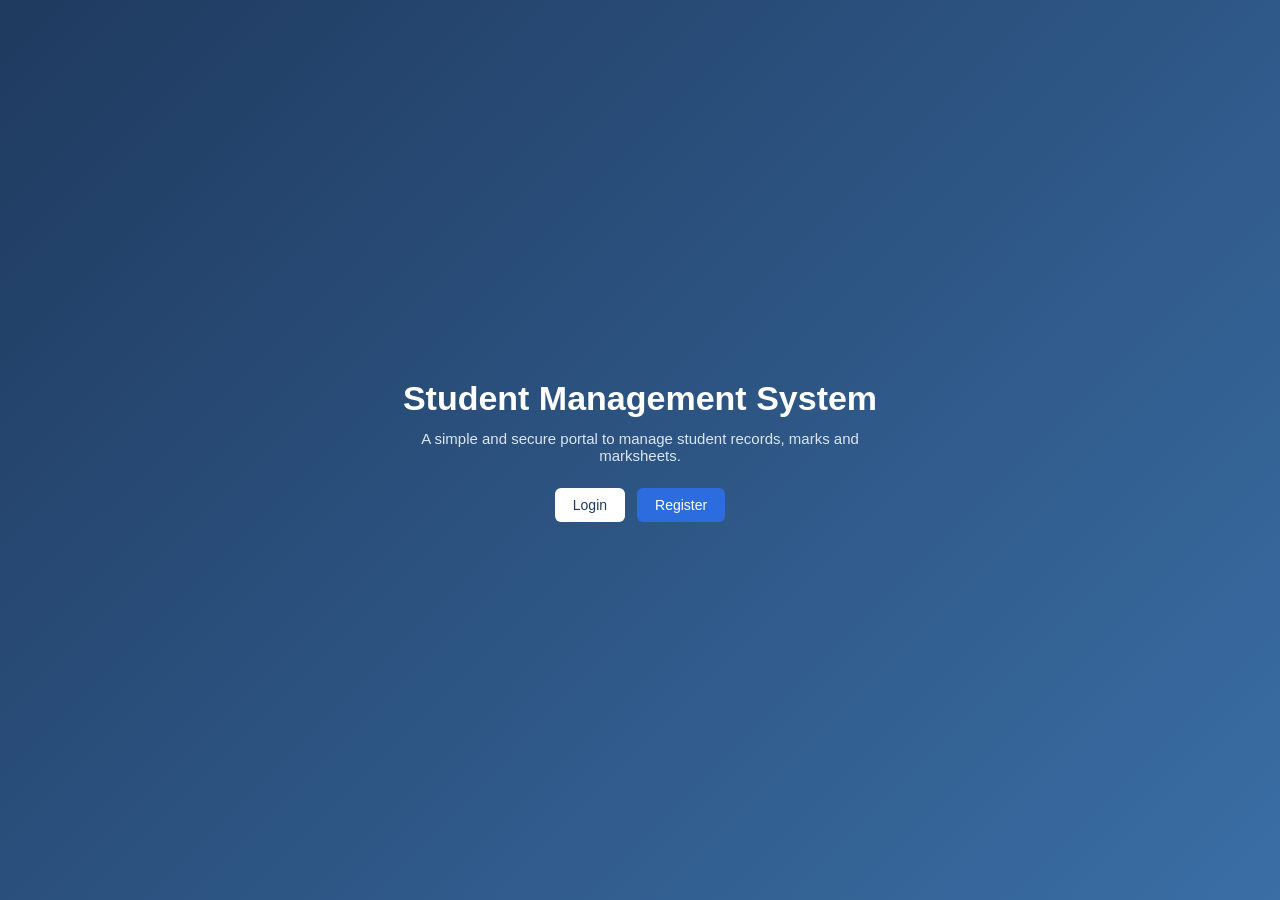
<file: index.html>
<!DOCTYPE html>
<html lang="en"><head><meta charset="UTF-8"><meta name="viewport" content="width=device-width,initial-scale=1">
<title>Home | Student Management System</title><link rel="stylesheet" href="../css/style.css"></head>
<body class="hero"><div class="auth-wrap"><div class="box">
<h1>Student Management System</h1><p>A simple and secure portal to manage student records, marks and marksheets.</p>
<a class="btn light" href="login.html">Login</a><a class="btn" href="register.html">Register</a></div></div></body></html>
</file>
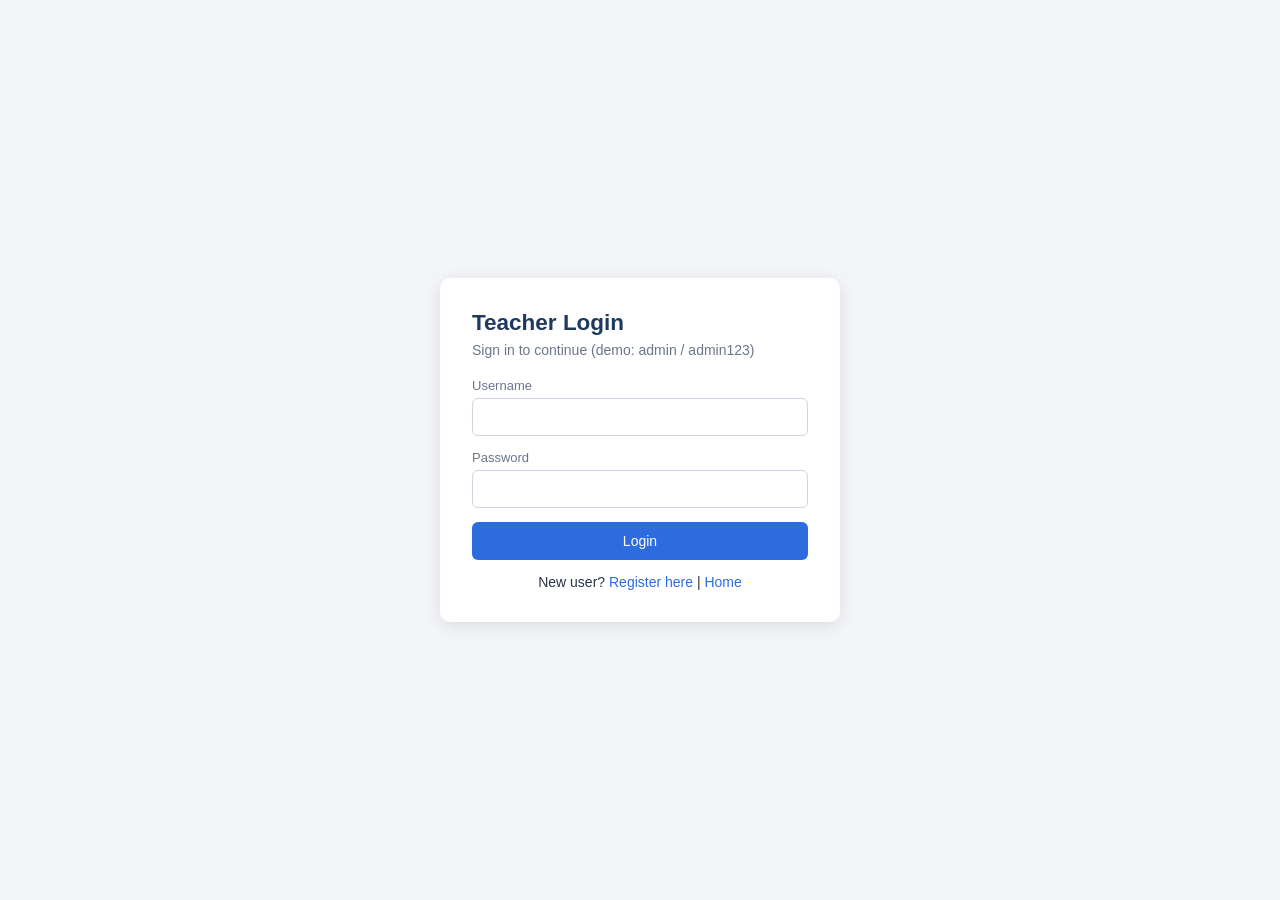
<file: add-student.html>
<!DOCTYPE html>
<html lang="en"><head><meta charset="UTF-8"><meta name="viewport" content="width=device-width,initial-scale=1">
<title>Students | Student Management System</title><link rel="stylesheet" href="../css/style.css"></head>
<body><main class="main"><div class="topbar"><h1>Students</h1><span class="user"></span></div>
<div class="panel"><h3>Add New Student</h3><div id="msg" class="msg"></div>
<form id="studentForm"><div class="row">
<div><label>Roll No</label><input id="id" required></div><div><label>Full Name</label><input id="name" required></div>
<div><label>Class</label><input id="cls" placeholder="e.g. 10-A" required></div>
<div><label>Gender</label><select id="gender"><option>Male</option><option>Female</option><option>Other</option></select></div>
<div><label>Email</label><input id="email" type="email" required></div><div><label>Phone</label><input id="phone" pattern="[0-9]{10}" title="10 digit number" required></div></div>
<button class="btn">Add Student</button></form></div>
<div class="panel"><h3>Student List</h3><div class="toolbar"><input id="search" placeholder="Search by name, roll no, class"></div>
<table><thead><tr><th>Roll No</th><th>Name</th><th>Class</th><th>Gender</th><th>Phone</th><th>Actions</th></tr></thead><tbody id="tbody"></tbody></table></div></main>
<div class="modal" id="profileModal"><div class="box" id="profileBody"></div></div>
<script src="../js/auth.js"></script><script src="../js/student-profile.js"></script><script src="../js/students.js"></script></body></html>
</file>
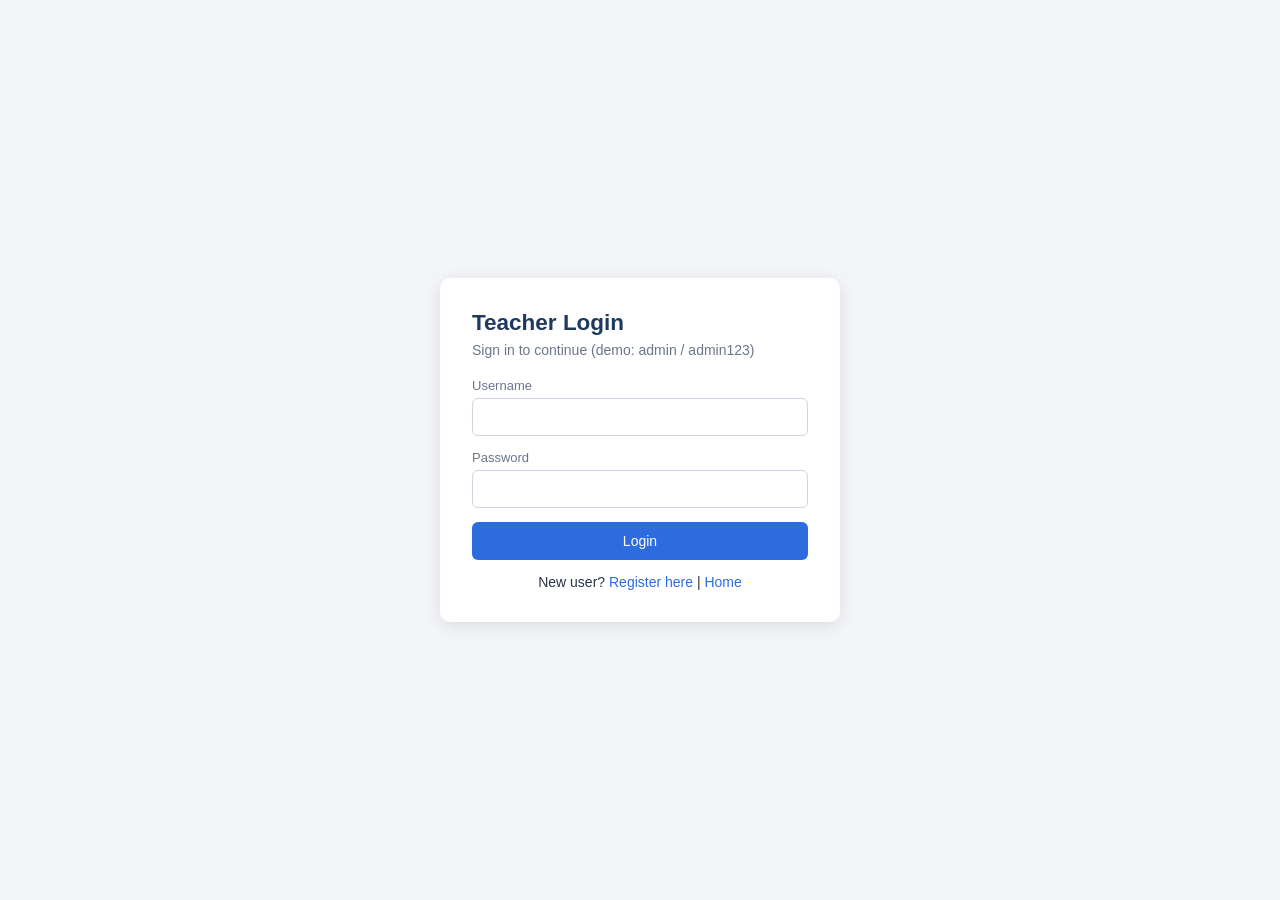
<file: dashboard.html>
<!DOCTYPE html>
<html lang="en"><head><meta charset="UTF-8"><meta name="viewport" content="width=device-width,initial-scale=1">
<title>Dashboard | Student Management System</title><link rel="stylesheet" href="../css/style.css"></head>
<body><main class="main"><div class="topbar"><h1>Dashboard</h1><span class="user"></span></div>
<div class="cards" id="stats"></div>
<div class="grid2"><div class="panel"><h3>Average Marks by Subject</h3><div id="chart"></div></div>
<div class="panel"><h3>Top Performers</h3><table><thead><tr><th>Name</th><th>Class</th><th>%</th><th>Grade</th></tr></thead><tbody id="top"></tbody></table></div></div>
<div class="panel"><h3>Recent Admissions</h3><table><thead><tr><th>Roll No</th><th>Name</th><th>Class</th></tr></thead><tbody id="recent"></tbody></table></div></main>
<script src="../js/auth.js"></script><script src="../js/dashboard.js"></script><script src="../js/teacher-dashboard.js"></script></body></html>
</file>
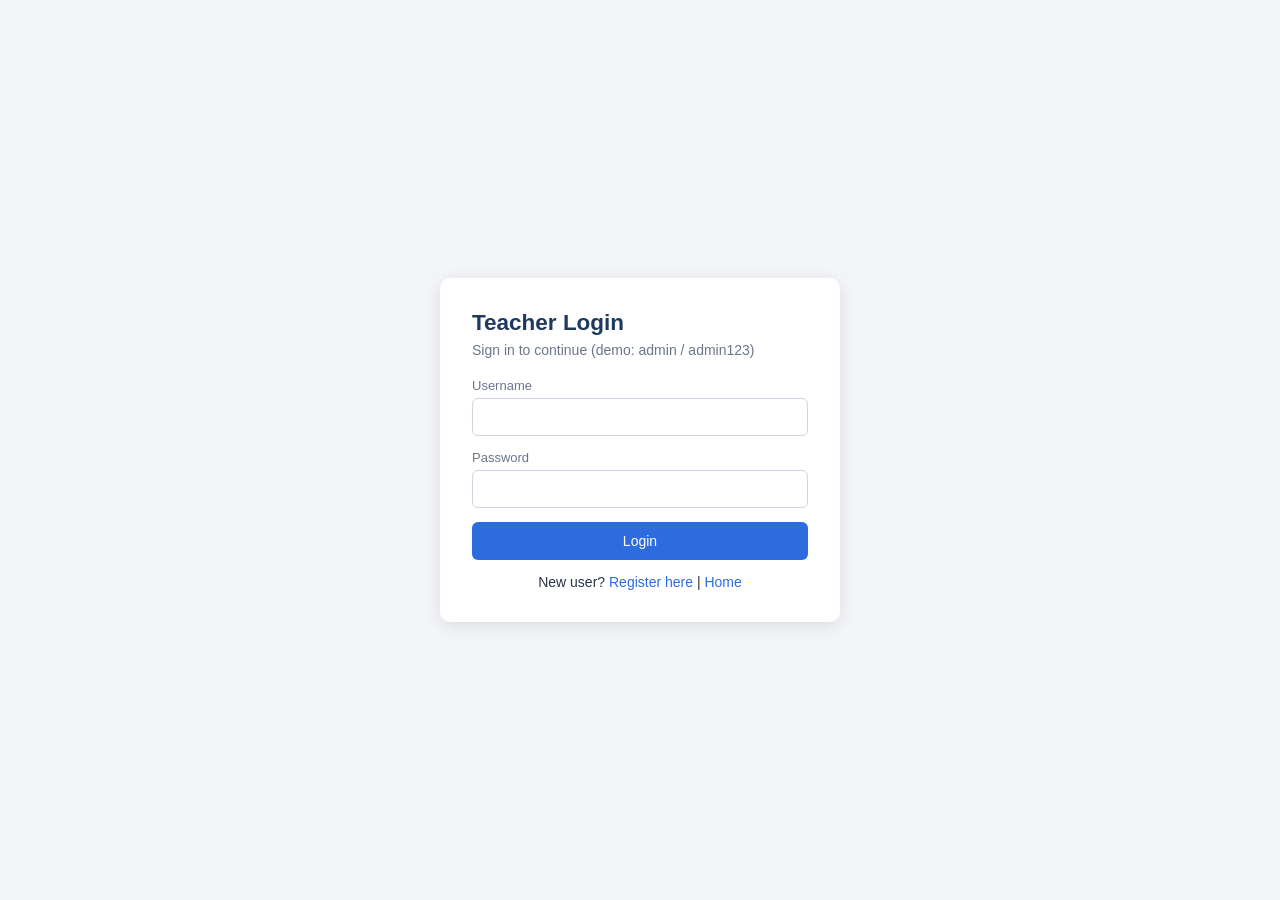
<file: edit-student.html>
<!DOCTYPE html>
<html lang="en"><head><meta charset="UTF-8"><meta name="viewport" content="width=device-width,initial-scale=1">
<title>Edit Student | Student Management System</title><link rel="stylesheet" href="../css/style.css"></head>
<body><main class="main"><div class="topbar"><h1>Edit Student</h1><span class="user"></span></div>
<div class="panel"><div id="msg" class="msg"></div>
<form id="editForm"><div class="row">
<div><label>Roll No</label><input id="id" readonly></div><div><label>Full Name</label><input id="name" required></div>
<div><label>Class</label><input id="cls" required></div>
<div><label>Gender</label><select id="gender"><option>Male</option><option>Female</option><option>Other</option></select></div>
<div><label>Email</label><input id="email" type="email" required></div><div><label>Phone</label><input id="phone" pattern="[0-9]{10}" required></div></div>
<button class="btn">Update</button> <a class="btn gray" href="add-student.html">Cancel</a></form></div></main>
<script src="../js/auth.js"></script><script src="../js/edit-student.js"></script></body></html>
</file>
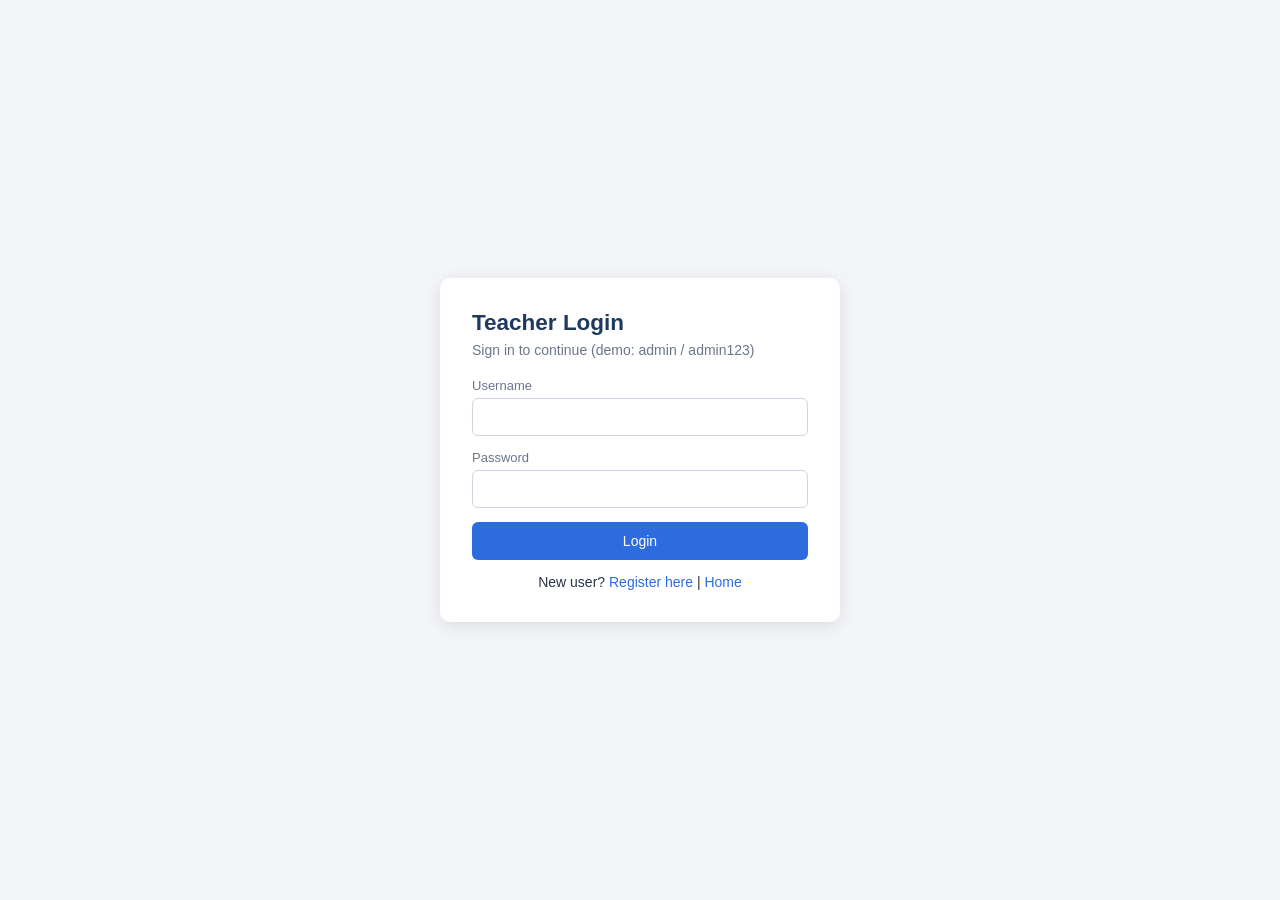
<file: login.html>
<!DOCTYPE html>
<html lang="en"><head><meta charset="UTF-8"><meta name="viewport" content="width=device-width,initial-scale=1">
<title>Login | Student Management System</title><link rel="stylesheet" href="../css/style.css"></head>
<body><div class="auth-wrap"><div class="auth-box"><h2>Teacher Login</h2><p class="sub">Sign in to continue (demo: admin / admin123)</p>
<div id="msg" class="msg"></div>
<form id="loginForm"><div class="field"><label>Username</label><input id="username" required></div>
<div class="field"><label>Password</label><input id="password" type="password" required></div>
<button class="btn">Login</button></form>
<p class="alt">New user? <a href="register.html">Register here</a> | <a href="index.html">Home</a></p></div></div>
<script src="../js/auth.js"></script><script src="../js/login.js"></script></body></html>
</file>
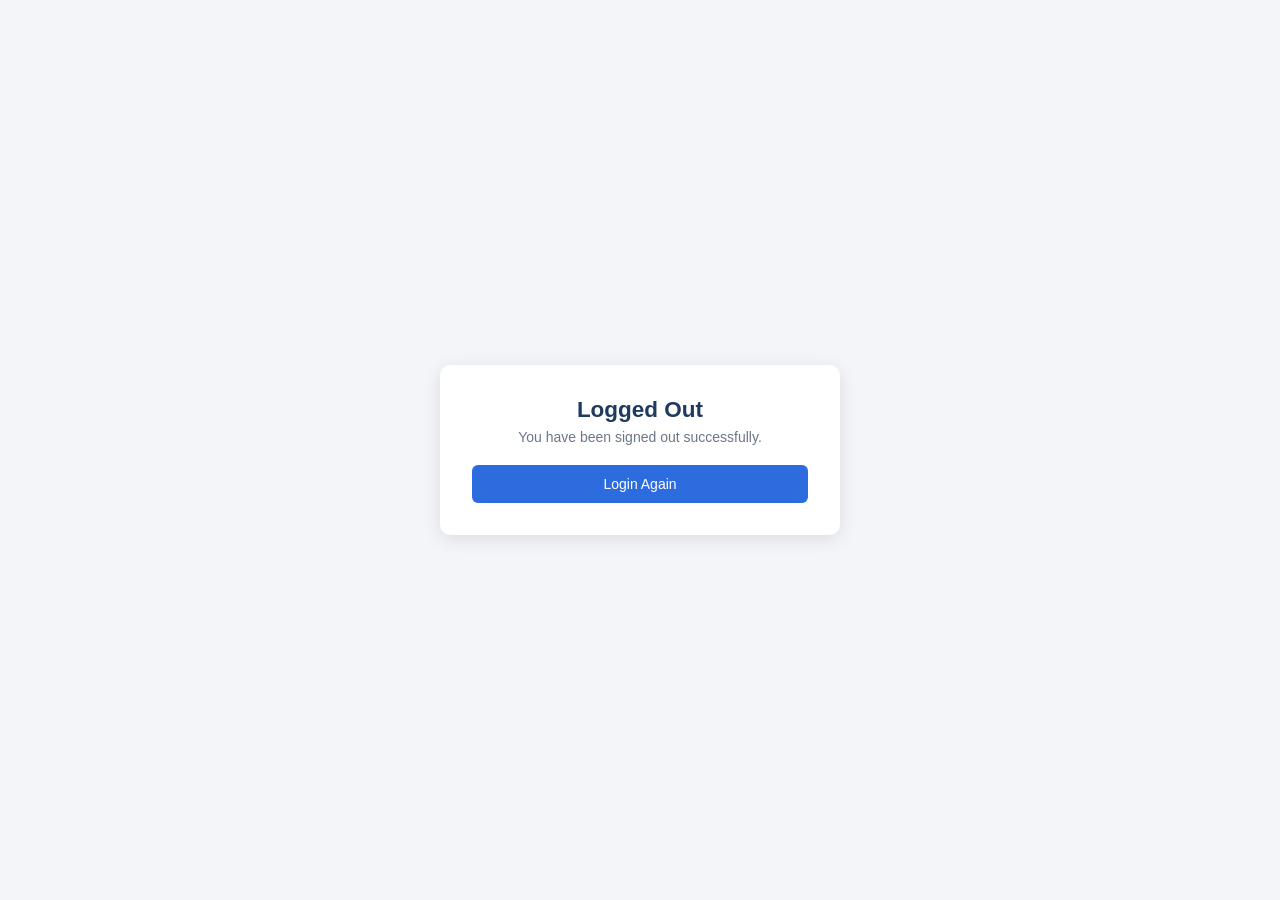
<file: logout.html>
<!DOCTYPE html>
<html lang="en"><head><meta charset="UTF-8"><meta name="viewport" content="width=device-width,initial-scale=1">
<title>Logout | Student Management System</title><link rel="stylesheet" href="../css/style.css"></head>
<body><div class="auth-wrap"><div class="auth-box" style="text-align:center"><h2>Logged Out</h2>
<p class="sub">You have been signed out successfully.</p><a class="btn" href="login.html">Login Again</a></div></div>
<script>localStorage.removeItem('smd_session')</script></body></html>
</file>
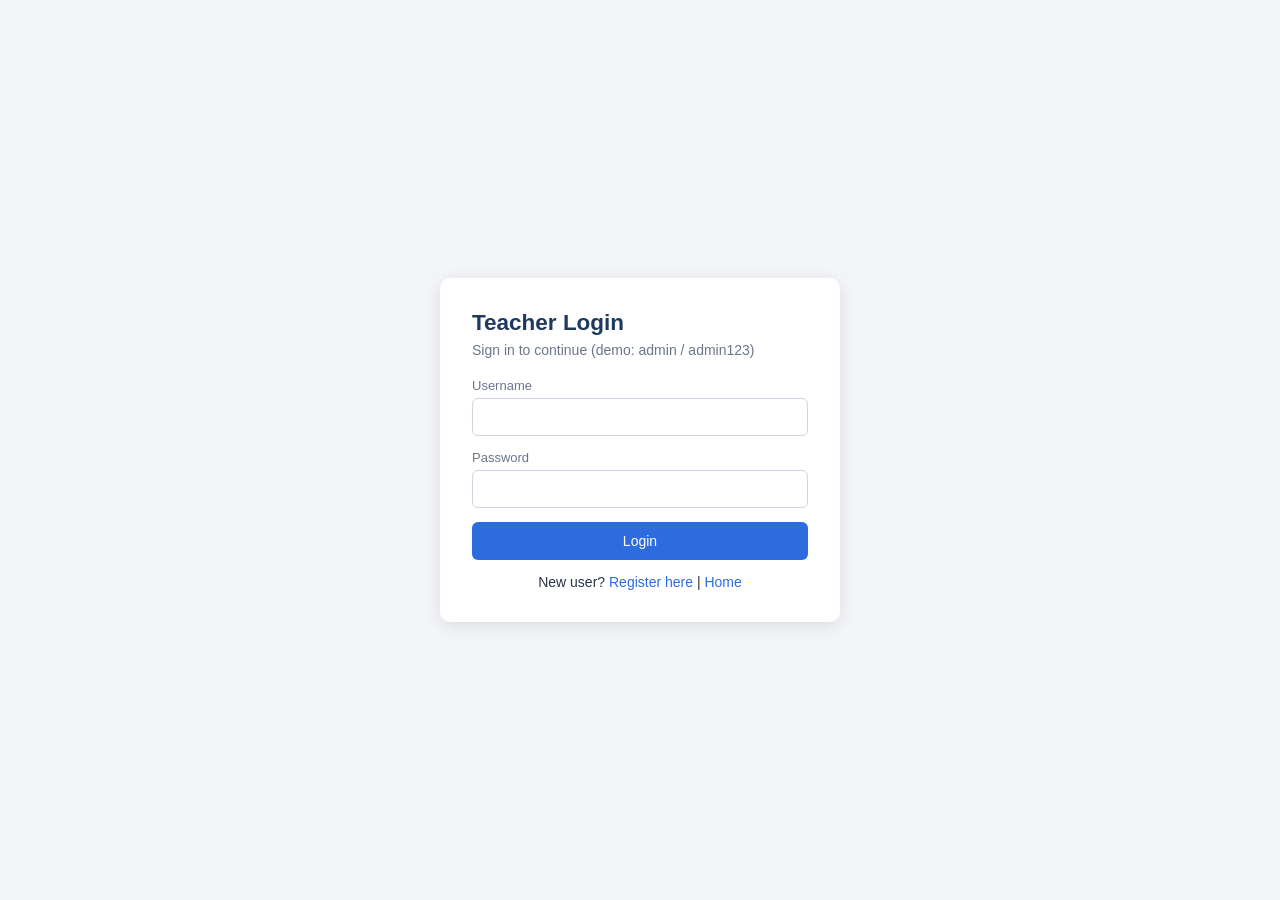
<file: marks.html>
<!DOCTYPE html>
<html lang="en"><head><meta charset="UTF-8"><meta name="viewport" content="width=device-width,initial-scale=1">
<title>Enter Marks | Student Management System</title><link rel="stylesheet" href="../css/style.css"></head>
<body><main class="main"><div class="topbar"><h1>Enter Marks</h1><span class="user"></span></div>
<div class="panel"><div id="msg" class="msg"></div>
<form id="marksForm"><div class="row"><div><label>Student</label><select id="student"></select></div></div>
<div class="row" id="fields"></div><button class="btn">Save Marks</button></form></div>
<div class="panel"><h3>Marks Records</h3><div style="overflow-x:auto"><table><thead><tr><th>Roll</th><th>Name</th><th>Eng</th><th>Math</th><th>Sci</th><th>Social</th><th>Comp</th><th>Total</th><th>%</th></tr></thead><tbody id="tbody"></tbody></table></div></div></main>
<script src="../js/auth.js"></script><script src="../js/marks.js"></script></body></html>
</file>
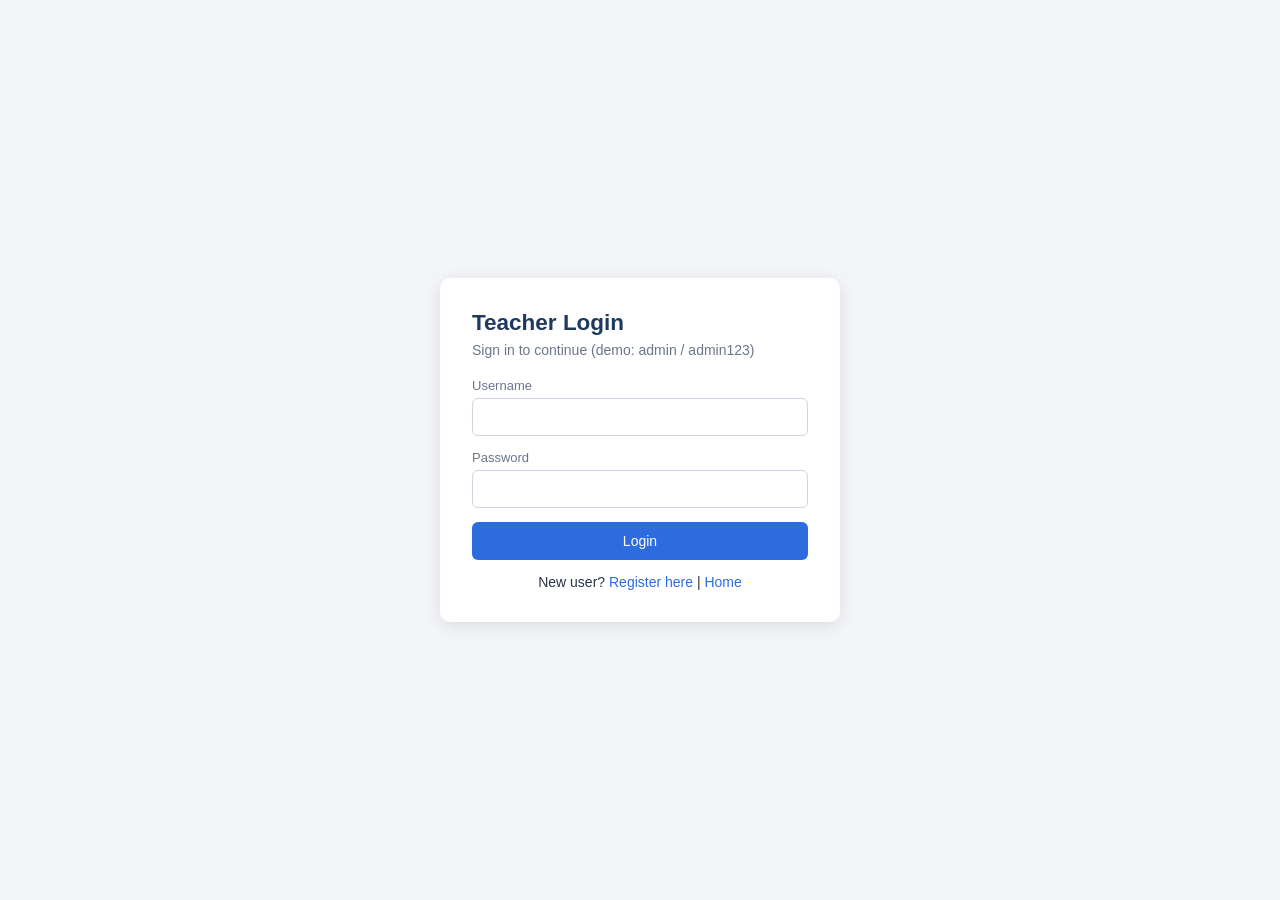
<file: marksheet.html>
<!DOCTYPE html>
<html lang="en"><head><meta charset="UTF-8"><meta name="viewport" content="width=device-width,initial-scale=1">
<title>Marksheet | Student Management System</title><link rel="stylesheet" href="../css/style.css"></head>
<body><main class="main"><div class="topbar"><h1>Marksheet</h1><span class="user"></span></div>
<div class="panel no-print"><label>Select Student</label><select id="student" style="max-width:360px"></select></div>
<div id="sheet"></div></main>
<script src="../js/auth.js"></script><script src="../js/marksheet.js"></script></body></html>
</file>
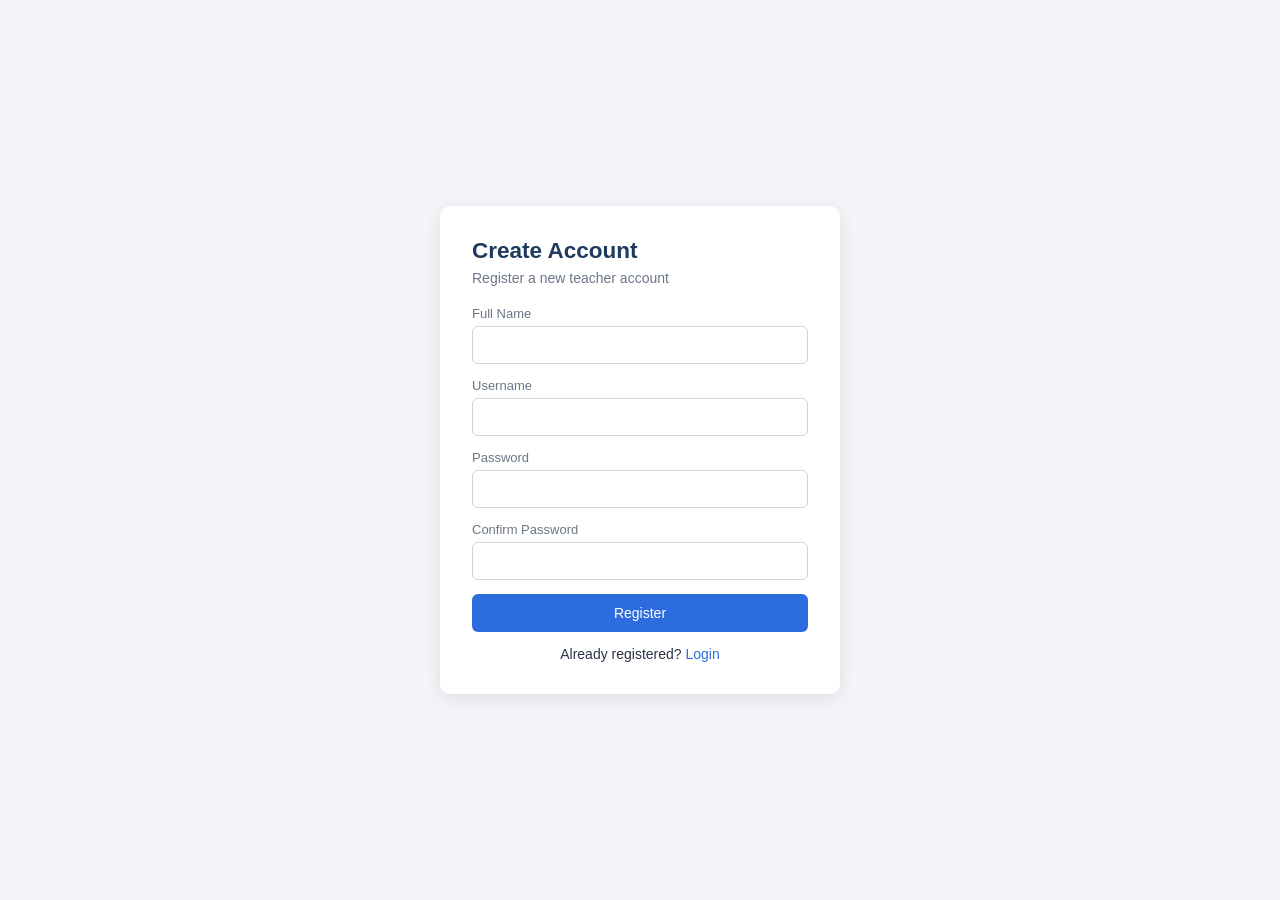
<file: register.html>
<!DOCTYPE html>
<html lang="en"><head><meta charset="UTF-8"><meta name="viewport" content="width=device-width,initial-scale=1">
<title>Register | Student Management System</title><link rel="stylesheet" href="../css/style.css"></head>
<body><div class="auth-wrap"><div class="auth-box"><h2>Create Account</h2><p class="sub">Register a new teacher account</p>
<div id="msg" class="msg"></div>
<form id="regForm"><div class="field"><label>Full Name</label><input id="name" required></div>
<div class="field"><label>Username</label><input id="username" required></div>
<div class="field"><label>Password</label><input id="password" type="password" required></div>
<div class="field"><label>Confirm Password</label><input id="confirm" type="password" required></div>
<button class="btn">Register</button></form>
<p class="alt">Already registered? <a href="login.html">Login</a></p></div></div>
<script src="../js/auth.js"></script><script src="../js/register.js"></script></body></html>
</file>
<file: css/style.css>
:root{--navy:#1f3a5f;--blue:#2d6cdf;--bg:#f3f5f9;--card:#fff;--text:#2b3445;--muted:#6b7688;--line:#e1e6ee;--green:#1e8e5a;--red:#c0392b}
*{box-sizing:border-box;margin:0;padding:0}
body{font-family:"Segoe UI",Arial,sans-serif;background:var(--bg);color:var(--text);font-size:15px}
a{text-decoration:none;color:var(--blue)}
.sidebar{position:fixed;top:0;left:0;bottom:0;width:220px;background:var(--navy);color:#fff;padding:24px 0}
.sidebar h2{padding:0 24px 20px;font-size:20px;letter-spacing:1px;border-bottom:1px solid rgba(255,255,255,.15)}
.sidebar nav a{display:block;padding:12px 24px;color:#cfd9e8;border-left:3px solid transparent}
.sidebar nav a:hover,.sidebar nav a.active{background:rgba(255,255,255,.08);color:#fff;border-left-color:#7fb0ff}
.main{margin-left:220px;padding:24px 32px}
.topbar{display:flex;justify-content:space-between;align-items:center;margin-bottom:24px}
.topbar h1{font-size:22px;color:var(--navy)} .topbar .user{color:var(--muted)}
.cards{display:grid;grid-template-columns:repeat(auto-fit,minmax(200px,1fr));gap:16px;margin-bottom:24px}
.stat{background:var(--card);border-radius:8px;padding:18px;border-left:4px solid var(--blue);box-shadow:0 1px 3px rgba(0,0,0,.06)}
.stat span{color:var(--muted);font-size:13px}.stat b{display:block;font-size:28px;margin-top:6px;color:var(--navy)}
.panel{background:var(--card);border-radius:8px;padding:20px;margin-bottom:24px;box-shadow:0 1px 3px rgba(0,0,0,.06)}
.panel h3{margin-bottom:14px;color:var(--navy);font-size:17px}
.grid2{display:grid;grid-template-columns:1fr 1fr;gap:24px}
table{width:100%;border-collapse:collapse}
th,td{padding:10px 12px;text-align:left;border-bottom:1px solid var(--line)}
th{background:#f7f9fc;color:var(--navy);font-size:13px;text-transform:uppercase;letter-spacing:.4px}
form .row{display:grid;grid-template-columns:repeat(auto-fit,minmax(200px,1fr));gap:16px;margin-bottom:16px}
label{display:block;font-size:13px;color:var(--muted);margin-bottom:5px}
input,select{width:100%;padding:10px 12px;border:1px solid #cdd5e1;border-radius:6px;font-size:14px;background:#fff}
input:focus,select:focus{outline:none;border-color:var(--blue);box-shadow:0 0 0 3px rgba(45,108,223,.15)}
.btn{display:inline-block;padding:9px 18px;border:0;border-radius:6px;background:var(--blue);color:#fff;font-size:14px;cursor:pointer}
.btn:hover{opacity:.9}.btn.gray{background:#8895a9}.btn.red{background:var(--red)}.btn.sm{padding:5px 10px;font-size:12px}
.msg{padding:10px 14px;border-radius:6px;margin-bottom:14px;display:none;font-size:14px}
.msg.ok{display:block;background:#e6f5ee;color:var(--green)}.msg.err{display:block;background:#fbeae8;color:var(--red)}
.pass{color:var(--green);font-weight:600}.fail{color:var(--red);font-weight:600}
.bar-row{display:flex;align-items:center;gap:10px;margin-bottom:10px}
.bar-row span{width:120px;font-size:13px}.bar{flex:1;background:#e8edf5;border-radius:4px;height:14px}
.bar i{display:block;height:100%;background:var(--blue);border-radius:4px}
.auth-wrap{min-height:100vh;display:flex;align-items:center;justify-content:center;padding:20px}
.auth-box{background:#fff;width:100%;max-width:400px;padding:32px;border-radius:10px;box-shadow:0 4px 18px rgba(0,0,0,.1)}
.auth-box h2{color:var(--navy);margin-bottom:6px}.auth-box p.sub{color:var(--muted);margin-bottom:20px;font-size:14px}
.auth-box .field{margin-bottom:14px}.auth-box .btn{width:100%;padding:11px}.auth-box .alt{text-align:center;margin-top:14px;font-size:14px}
.hero{background:linear-gradient(135deg,var(--navy),#3a6ea5);color:#fff;text-align:center}
.hero .box{max-width:560px;padding:40px}.hero h1{font-size:34px;margin-bottom:12px}.hero p{margin-bottom:24px;color:#dbe6f5}
.hero .btn{margin:0 6px}.hero .btn.light{background:#fff;color:var(--navy)}
.modal{position:fixed;inset:0;background:rgba(0,0,0,.45);display:none;align-items:center;justify-content:center;z-index:9}
.modal.show{display:flex}.modal .box{background:#fff;border-radius:8px;padding:24px;width:92%;max-width:520px}
.sheet{max-width:720px;margin:auto;border:2px solid var(--navy);padding:24px;background:#fff}
.sheet h2{text-align:center;color:var(--navy)}.sheet .meta{display:grid;grid-template-columns:1fr 1fr;gap:6px;margin:16px 0}
.toolbar{display:flex;gap:12px;margin-bottom:14px}.toolbar input{max-width:260px}
@media(max-width:800px){.sidebar{position:static;width:100%}.main{margin-left:0;padding:16px}.grid2{grid-template-columns:1fr}}
@media print{.sidebar,.topbar,.no-print{display:none!important}.main{margin:0;padding:0}}
</file>
